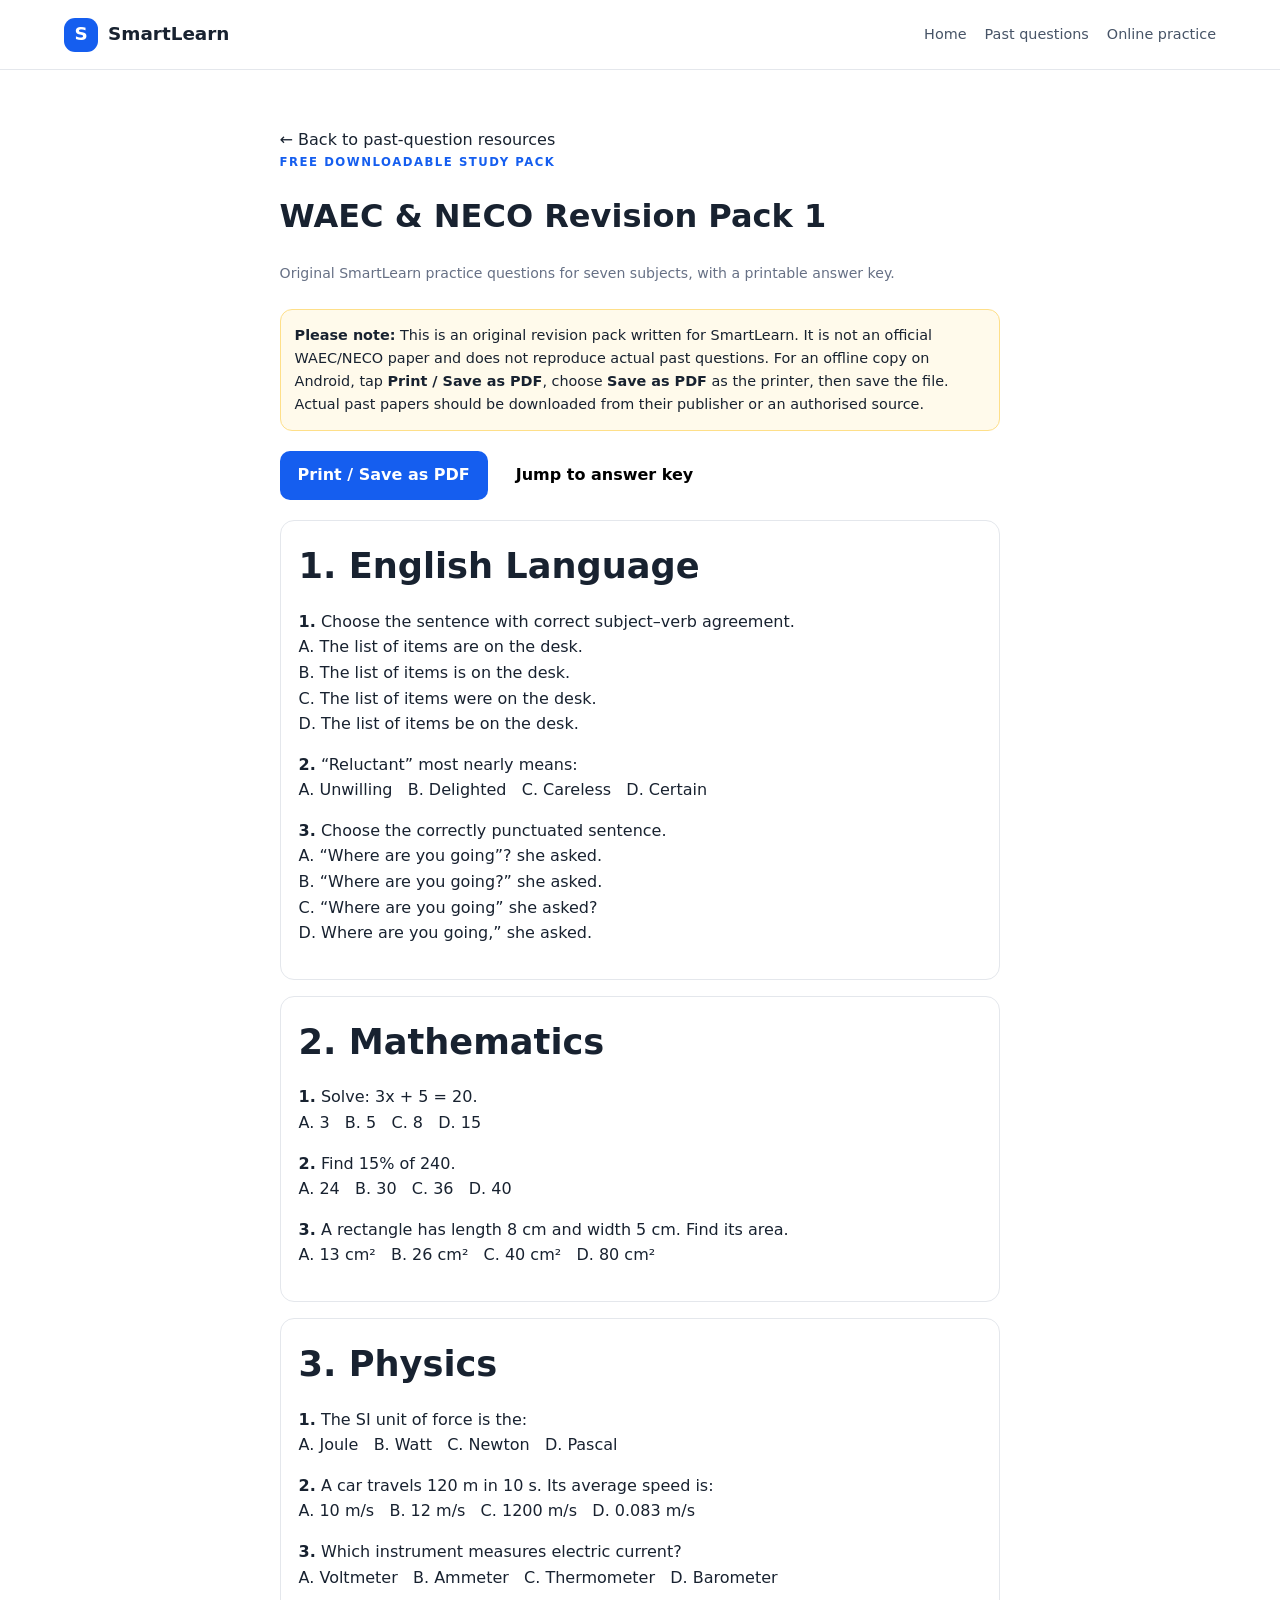
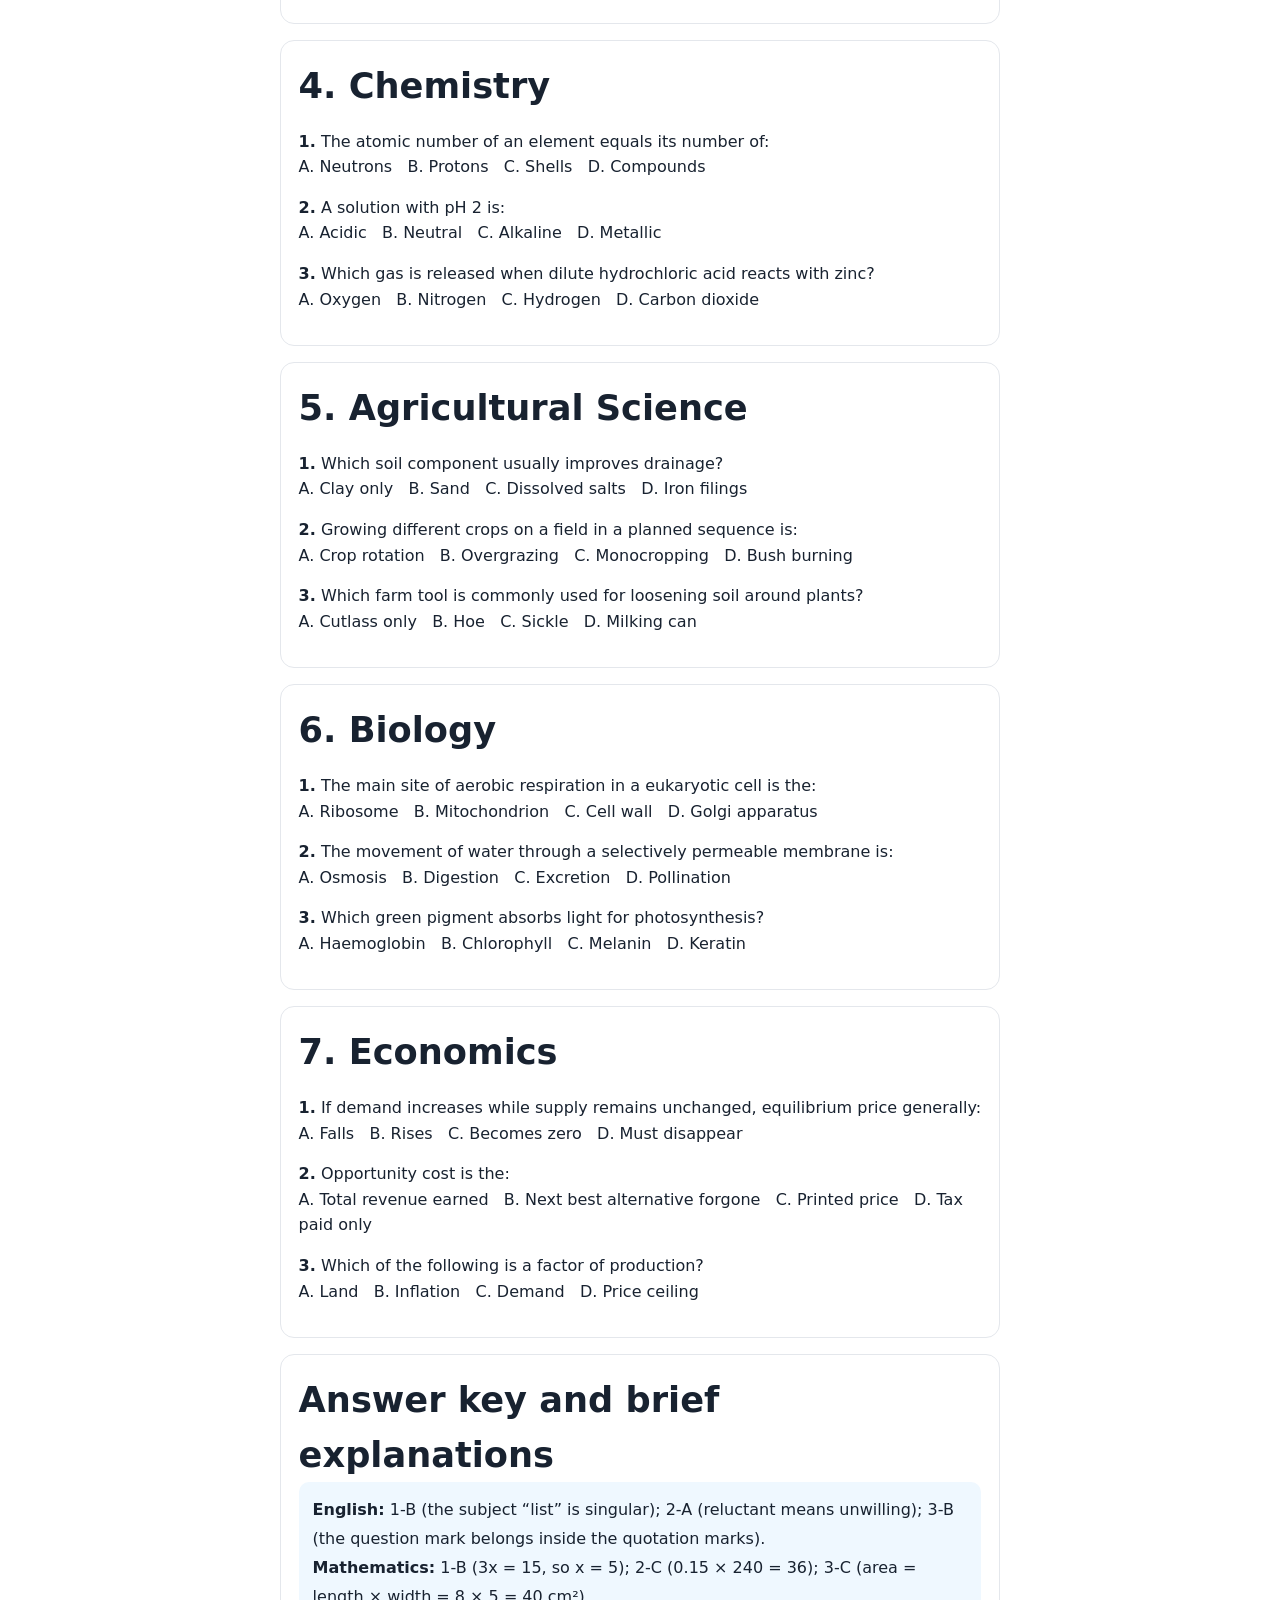
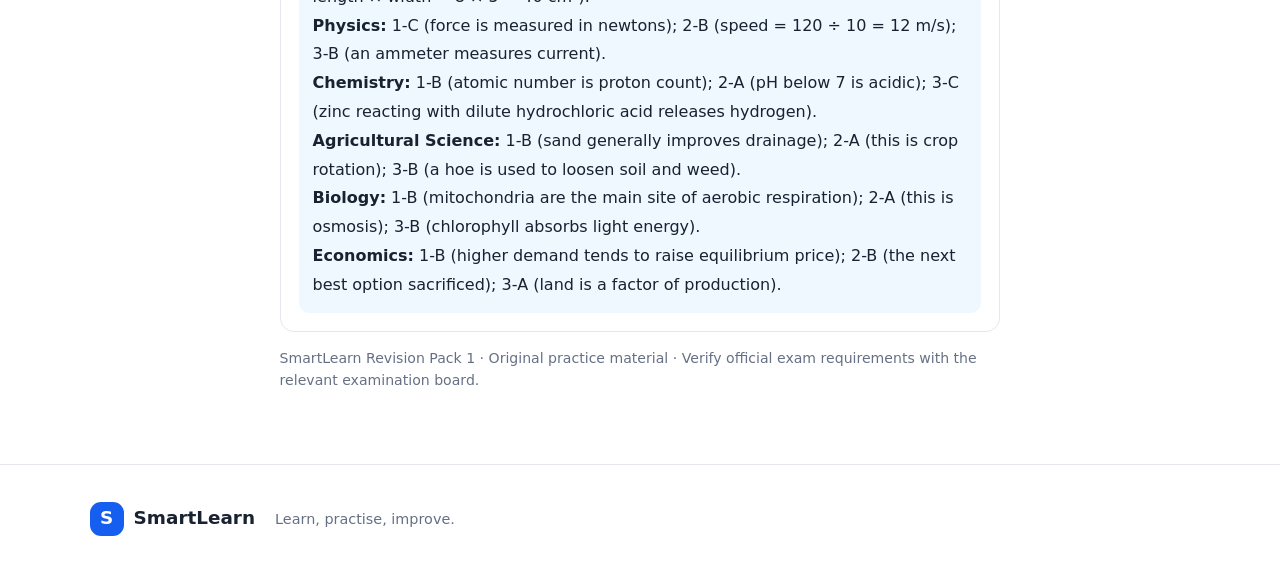
<file: revision-pack-1.html>
<!doctype html>
<html lang="en">
<head>
<meta charset="utf-8"><meta name="viewport" content="width=device-width,initial-scale=1">
<meta name="theme-color" content="#155eef"><meta name="description" content="Free original SmartLearn revision pack for WAEC and NECO students, with answer key and printable PDF option.">
<title>Free Revision Pack — SmartLearn</title><link rel="stylesheet" href="./styles.css">
<style>
.pack{max-width:900px;margin:auto}.notice{background:#fffaeb;border:1px solid #fedf89;border-radius:12px;padding:14px;line-height:1.6}.pack-section{background:#fff;border:1px solid #e4e7ec;border-radius:14px;padding:18px;margin:16px 0;break-inside:avoid}.pack-section h2{margin-top:0}.q{margin:15px 0;line-height:1.6}.answers{background:#eff8ff;border-radius:10px;padding:14px;line-height:1.8}.actions{display:flex;gap:10px;flex-wrap:wrap;margin:20px 0}.actions button{border:0;cursor:pointer}@media print{.topbar,footer,.actions,.back-link,.notice .noprint{display:none!important}body{background:#fff}.section{padding:0}.pack-section{box-shadow:none;border:1px solid #aaa;page-break-inside:avoid}a{color:#000;text-decoration:none}}
</style></head>
<body>
<header class="topbar"><a class="brand" href="./index.html"><span class="brand-mark">S</span> SmartLearn</a><nav><a href="./index.html">Home</a><a href="./past-questions.html">Past questions</a><a href="./practice-questions.html">Online practice</a></nav></header>
<main class="section pack"><a class="back-link" href="./past-questions.html">← Back to past-question resources</a>
<p class="eyebrow">FREE DOWNLOADABLE STUDY PACK</p><h1>WAEC &amp; NECO Revision Pack 1</h1>
<p class="muted">Original SmartLearn practice questions for seven subjects, with a printable answer key.</p>
<div class="notice"><strong>Please note:</strong> This is an original revision pack written for SmartLearn. It is not an official WAEC/NECO paper and does not reproduce actual past questions. For an offline copy on Android, tap <strong>Print / Save as PDF</strong>, choose <strong>Save as PDF</strong> as the printer, then save the file. <span class="noprint">Actual past papers should be downloaded from their publisher or an authorised source.</span></div>
<div class="actions"><button class="btn primary" onclick="window.print()">Print / Save as PDF</button><button class="btn secondary" onclick="document.getElementById('key').scrollIntoView({behavior:'smooth'})">Jump to answer key</button></div>
<section class="pack-section"><h2>1. English Language</h2>
<div class="q"><strong>1.</strong> Choose the sentence with correct subject–verb agreement.<br>A. The list of items are on the desk.<br>B. The list of items is on the desk.<br>C. The list of items were on the desk.<br>D. The list of items be on the desk.</div>
<div class="q"><strong>2.</strong> “Reluctant” most nearly means:<br>A. Unwilling &nbsp; B. Delighted &nbsp; C. Careless &nbsp; D. Certain</div>
<div class="q"><strong>3.</strong> Choose the correctly punctuated sentence.<br>A. “Where are you going”? she asked.<br>B. “Where are you going?” she asked.<br>C. “Where are you going” she asked?<br>D. Where are you going,” she asked.</div></section>
<section class="pack-section"><h2>2. Mathematics</h2>
<div class="q"><strong>1.</strong> Solve: 3x + 5 = 20.<br>A. 3 &nbsp; B. 5 &nbsp; C. 8 &nbsp; D. 15</div>
<div class="q"><strong>2.</strong> Find 15% of 240.<br>A. 24 &nbsp; B. 30 &nbsp; C. 36 &nbsp; D. 40</div>
<div class="q"><strong>3.</strong> A rectangle has length 8 cm and width 5 cm. Find its area.<br>A. 13 cm² &nbsp; B. 26 cm² &nbsp; C. 40 cm² &nbsp; D. 80 cm²</div></section>
<section class="pack-section"><h2>3. Physics</h2>
<div class="q"><strong>1.</strong> The SI unit of force is the:<br>A. Joule &nbsp; B. Watt &nbsp; C. Newton &nbsp; D. Pascal</div>
<div class="q"><strong>2.</strong> A car travels 120 m in 10 s. Its average speed is:<br>A. 10 m/s &nbsp; B. 12 m/s &nbsp; C. 1200 m/s &nbsp; D. 0.083 m/s</div>
<div class="q"><strong>3.</strong> Which instrument measures electric current?<br>A. Voltmeter &nbsp; B. Ammeter &nbsp; C. Thermometer &nbsp; D. Barometer</div></section>
<section class="pack-section"><h2>4. Chemistry</h2>
<div class="q"><strong>1.</strong> The atomic number of an element equals its number of:<br>A. Neutrons &nbsp; B. Protons &nbsp; C. Shells &nbsp; D. Compounds</div>
<div class="q"><strong>2.</strong> A solution with pH 2 is:<br>A. Acidic &nbsp; B. Neutral &nbsp; C. Alkaline &nbsp; D. Metallic</div>
<div class="q"><strong>3.</strong> Which gas is released when dilute hydrochloric acid reacts with zinc?<br>A. Oxygen &nbsp; B. Nitrogen &nbsp; C. Hydrogen &nbsp; D. Carbon dioxide</div></section>
<section class="pack-section"><h2>5. Agricultural Science</h2>
<div class="q"><strong>1.</strong> Which soil component usually improves drainage?<br>A. Clay only &nbsp; B. Sand &nbsp; C. Dissolved salts &nbsp; D. Iron filings</div>
<div class="q"><strong>2.</strong> Growing different crops on a field in a planned sequence is:<br>A. Crop rotation &nbsp; B. Overgrazing &nbsp; C. Monocropping &nbsp; D. Bush burning</div>
<div class="q"><strong>3.</strong> Which farm tool is commonly used for loosening soil around plants?<br>A. Cutlass only &nbsp; B. Hoe &nbsp; C. Sickle &nbsp; D. Milking can</div></section>
<section class="pack-section"><h2>6. Biology</h2>
<div class="q"><strong>1.</strong> The main site of aerobic respiration in a eukaryotic cell is the:<br>A. Ribosome &nbsp; B. Mitochondrion &nbsp; C. Cell wall &nbsp; D. Golgi apparatus</div>
<div class="q"><strong>2.</strong> The movement of water through a selectively permeable membrane is:<br>A. Osmosis &nbsp; B. Digestion &nbsp; C. Excretion &nbsp; D. Pollination</div>
<div class="q"><strong>3.</strong> Which green pigment absorbs light for photosynthesis?<br>A. Haemoglobin &nbsp; B. Chlorophyll &nbsp; C. Melanin &nbsp; D. Keratin</div></section>
<section class="pack-section"><h2>7. Economics</h2>
<div class="q"><strong>1.</strong> If demand increases while supply remains unchanged, equilibrium price generally:<br>A. Falls &nbsp; B. Rises &nbsp; C. Becomes zero &nbsp; D. Must disappear</div>
<div class="q"><strong>2.</strong> Opportunity cost is the:<br>A. Total revenue earned &nbsp; B. Next best alternative forgone &nbsp; C. Printed price &nbsp; D. Tax paid only</div>
<div class="q"><strong>3.</strong> Which of the following is a factor of production?<br>A. Land &nbsp; B. Inflation &nbsp; C. Demand &nbsp; D. Price ceiling</div></section>
<section class="pack-section" id="key"><h2>Answer key and brief explanations</h2><div class="answers">
<strong>English:</strong> 1-B (the subject “list” is singular); 2-A (reluctant means unwilling); 3-B (the question mark belongs inside the quotation marks).<br>
<strong>Mathematics:</strong> 1-B (3x = 15, so x = 5); 2-C (0.15 × 240 = 36); 3-C (area = length × width = 8 × 5 = 40 cm²).<br>
<strong>Physics:</strong> 1-C (force is measured in newtons); 2-B (speed = 120 ÷ 10 = 12 m/s); 3-B (an ammeter measures current).<br>
<strong>Chemistry:</strong> 1-B (atomic number is proton count); 2-A (pH below 7 is acidic); 3-C (zinc reacting with dilute hydrochloric acid releases hydrogen).<br>
<strong>Agricultural Science:</strong> 1-B (sand generally improves drainage); 2-A (this is crop rotation); 3-B (a hoe is used to loosen soil and weed).<br>
<strong>Biology:</strong> 1-B (mitochondria are the main site of aerobic respiration); 2-A (this is osmosis); 3-B (chlorophyll absorbs light energy).<br>
<strong>Economics:</strong> 1-B (higher demand tends to raise equilibrium price); 2-B (the next best option sacrificed); 3-A (land is a factor of production).
</div></section>
<p class="muted">SmartLearn Revision Pack 1 · Original practice material · Verify official exam requirements with the relevant examination board.</p>
</main><footer><a class="brand" href="./index.html"><span class="brand-mark">S</span> SmartLearn</a><p>Learn, practise, improve.</p></footer></body></html>
</file>
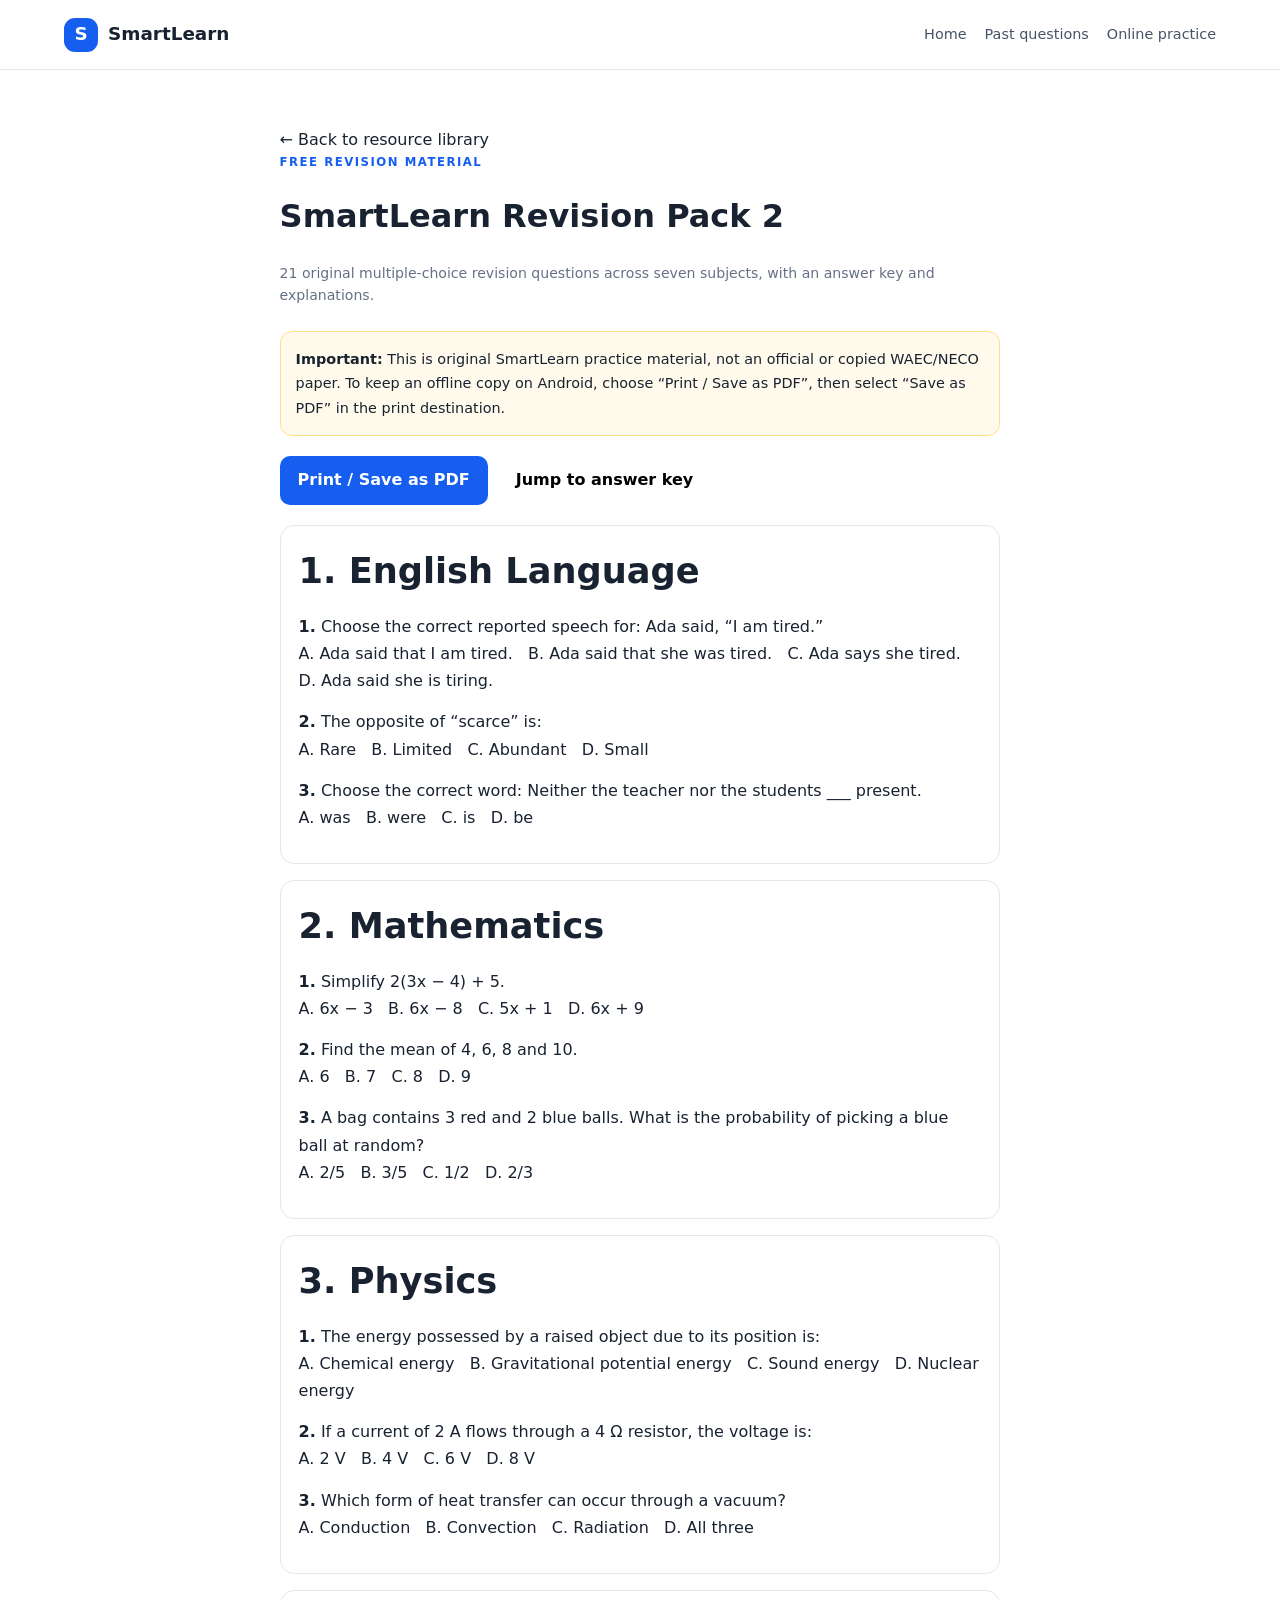
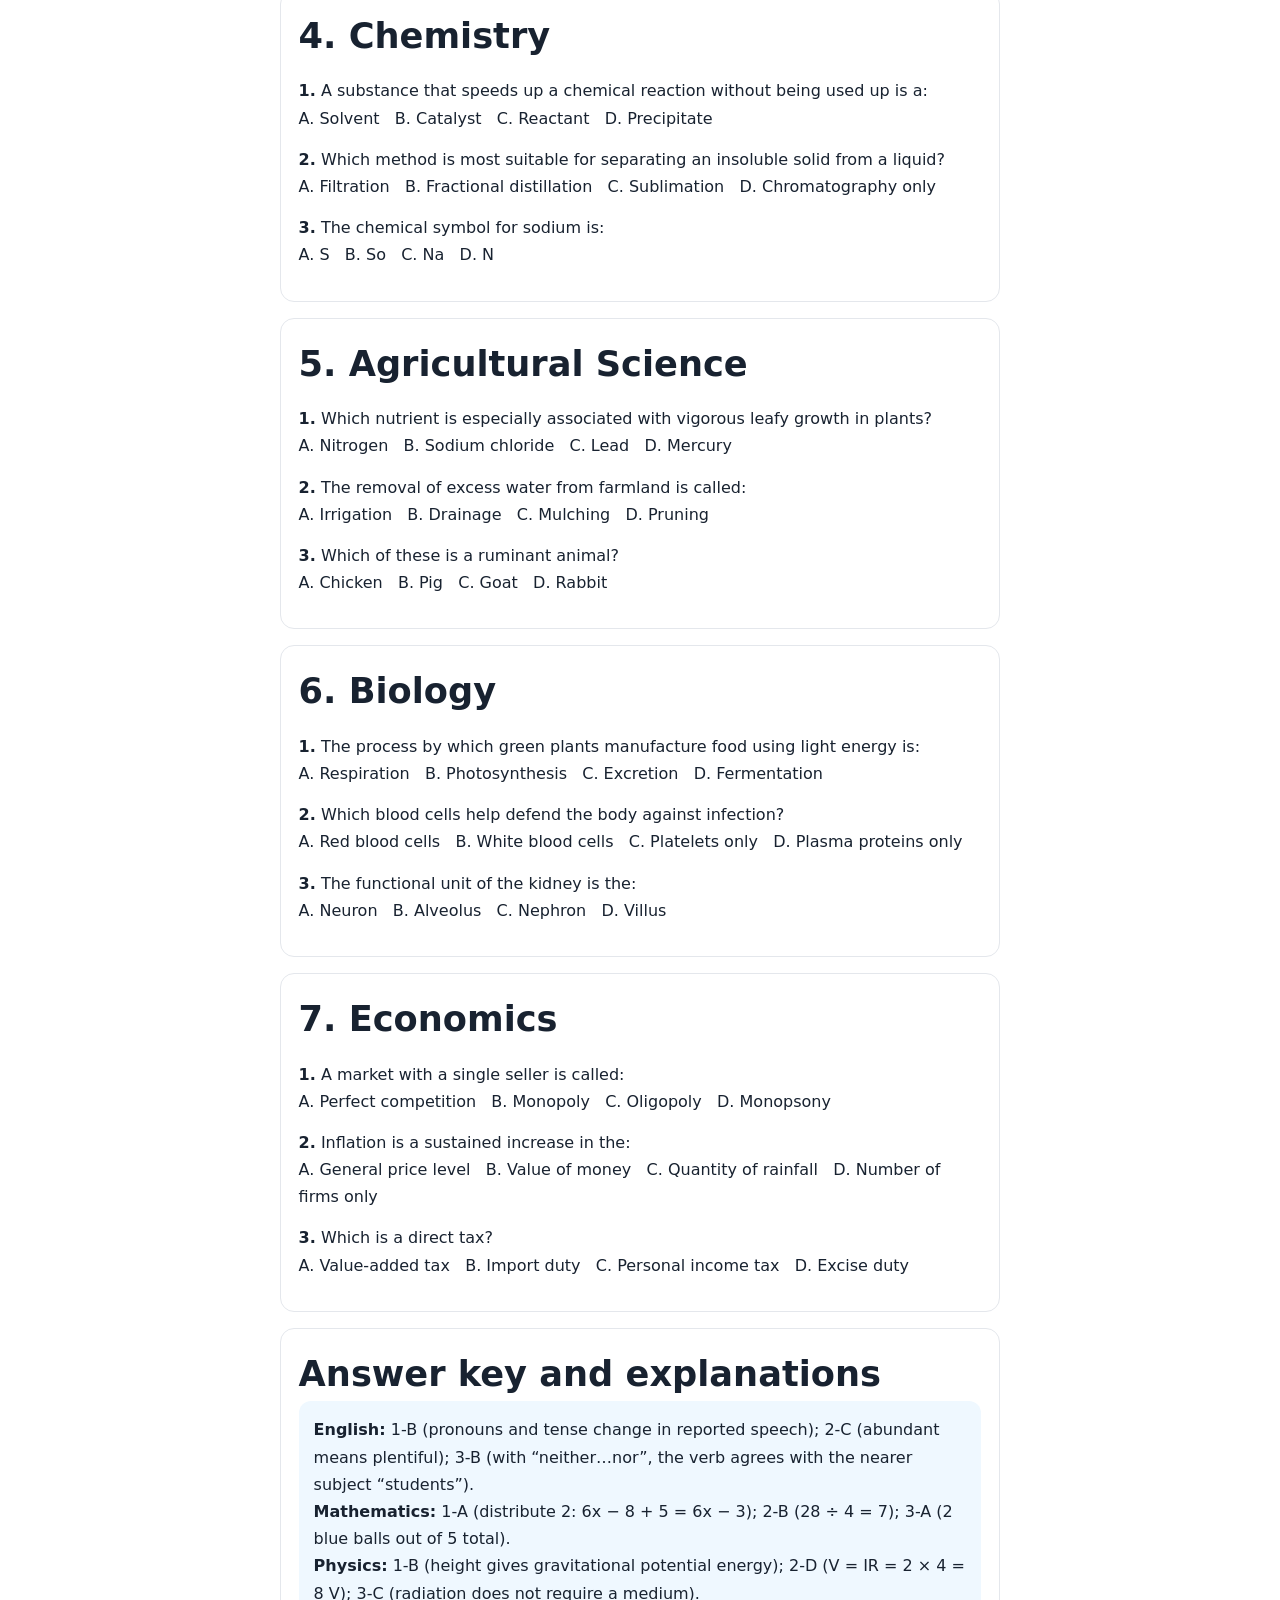
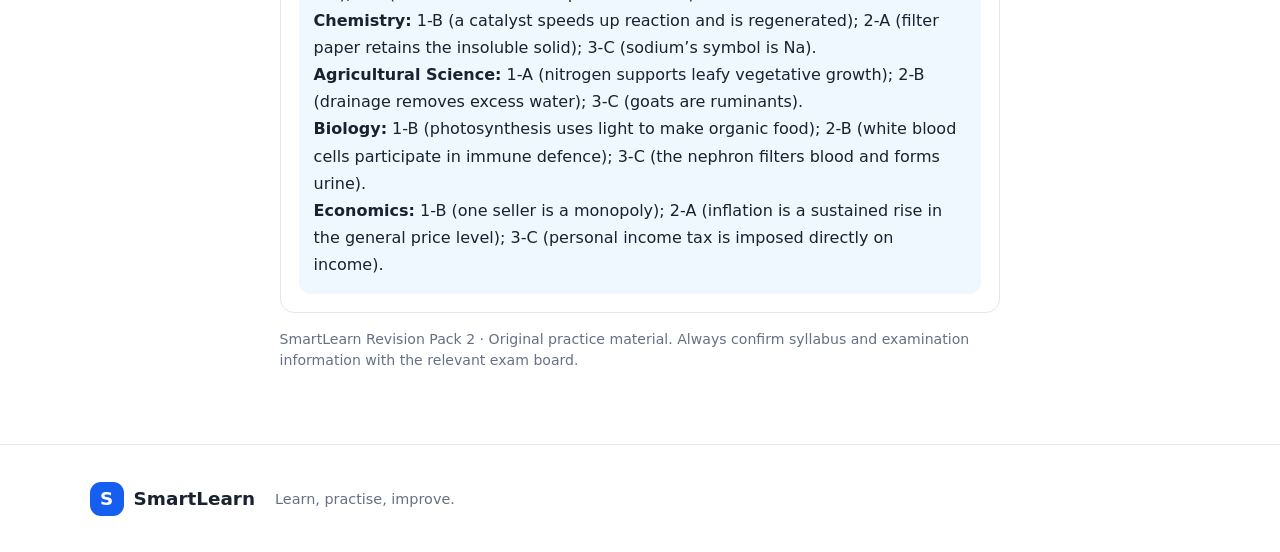
<file: revision-pack-2.html>
<!doctype html>
<html lang="en"><head><meta charset="utf-8"><meta name="viewport" content="width=device-width,initial-scale=1"><meta name="theme-color" content="#155eef"><meta name="description" content="SmartLearn Revision Pack 2: original WAEC and NECO-style revision questions and explanations for seven subjects."><title>SmartLearn Revision Pack 2</title><link rel="stylesheet" href="./styles.css">
<style>.pack{max-width:900px;margin:auto}.notice,.answers{border-radius:12px;padding:15px;line-height:1.7}.notice{background:#fffaeb;border:1px solid #fedf89}.answers{background:#eff8ff}.paper{background:#fff;border:1px solid #e4e7ec;border-radius:14px;padding:18px;margin:16px 0;break-inside:avoid}.paper h2{margin-top:0}.q{margin:14px 0;line-height:1.7}.actions{display:flex;gap:10px;flex-wrap:wrap;margin:20px 0}.actions button{border:0;cursor:pointer}@media print{.topbar,footer,.actions,.back-link,.notice .screen-only{display:none!important}body{background:#fff}.section{padding:0}.paper{box-shadow:none;border:1px solid #aaa;break-inside:avoid}}</style></head>
<body><header class="topbar"><a class="brand" href="./index.html"><span class="brand-mark">S</span> SmartLearn</a><nav><a href="./index.html">Home</a><a href="./past-questions.html">Past questions</a><a href="./practice-questions.html">Online practice</a></nav></header>
<main class="section pack"><a class="back-link" href="./past-questions.html">← Back to resource library</a><p class="eyebrow">FREE REVISION MATERIAL</p><h1>SmartLearn Revision Pack 2</h1><p class="muted">21 original multiple-choice revision questions across seven subjects, with an answer key and explanations.</p>
<div class="notice"><strong>Important:</strong> This is original SmartLearn practice material, not an official or copied WAEC/NECO paper. <span class="screen-only">To keep an offline copy on Android, choose “Print / Save as PDF”, then select “Save as PDF” in the print destination.</span></div><div class="actions"><button class="btn primary" onclick="window.print()">Print / Save as PDF</button><button class="btn secondary" onclick="document.getElementById('key').scrollIntoView({behavior:'smooth'})">Jump to answer key</button></div>
<section class="paper"><h2>1. English Language</h2>
<div class="q"><b>1.</b> Choose the correct reported speech for: Ada said, “I am tired.”<br>A. Ada said that I am tired. &nbsp; B. Ada said that she was tired. &nbsp; C. Ada says she tired. &nbsp; D. Ada said she is tiring.</div>
<div class="q"><b>2.</b> The opposite of “scarce” is:<br>A. Rare &nbsp; B. Limited &nbsp; C. Abundant &nbsp; D. Small</div>
<div class="q"><b>3.</b> Choose the correct word: Neither the teacher nor the students ___ present.<br>A. was &nbsp; B. were &nbsp; C. is &nbsp; D. be</div></section>
<section class="paper"><h2>2. Mathematics</h2>
<div class="q"><b>1.</b> Simplify 2(3x − 4) + 5.<br>A. 6x − 3 &nbsp; B. 6x − 8 &nbsp; C. 5x + 1 &nbsp; D. 6x + 9</div>
<div class="q"><b>2.</b> Find the mean of 4, 6, 8 and 10.<br>A. 6 &nbsp; B. 7 &nbsp; C. 8 &nbsp; D. 9</div>
<div class="q"><b>3.</b> A bag contains 3 red and 2 blue balls. What is the probability of picking a blue ball at random?<br>A. 2/5 &nbsp; B. 3/5 &nbsp; C. 1/2 &nbsp; D. 2/3</div></section>
<section class="paper"><h2>3. Physics</h2>
<div class="q"><b>1.</b> The energy possessed by a raised object due to its position is:<br>A. Chemical energy &nbsp; B. Gravitational potential energy &nbsp; C. Sound energy &nbsp; D. Nuclear energy</div>
<div class="q"><b>2.</b> If a current of 2 A flows through a 4 Ω resistor, the voltage is:<br>A. 2 V &nbsp; B. 4 V &nbsp; C. 6 V &nbsp; D. 8 V</div>
<div class="q"><b>3.</b> Which form of heat transfer can occur through a vacuum?<br>A. Conduction &nbsp; B. Convection &nbsp; C. Radiation &nbsp; D. All three</div></section>
<section class="paper"><h2>4. Chemistry</h2>
<div class="q"><b>1.</b> A substance that speeds up a chemical reaction without being used up is a:<br>A. Solvent &nbsp; B. Catalyst &nbsp; C. Reactant &nbsp; D. Precipitate</div>
<div class="q"><b>2.</b> Which method is most suitable for separating an insoluble solid from a liquid?<br>A. Filtration &nbsp; B. Fractional distillation &nbsp; C. Sublimation &nbsp; D. Chromatography only</div>
<div class="q"><b>3.</b> The chemical symbol for sodium is:<br>A. S &nbsp; B. So &nbsp; C. Na &nbsp; D. N</div></section>
<section class="paper"><h2>5. Agricultural Science</h2>
<div class="q"><b>1.</b> Which nutrient is especially associated with vigorous leafy growth in plants?<br>A. Nitrogen &nbsp; B. Sodium chloride &nbsp; C. Lead &nbsp; D. Mercury</div>
<div class="q"><b>2.</b> The removal of excess water from farmland is called:<br>A. Irrigation &nbsp; B. Drainage &nbsp; C. Mulching &nbsp; D. Pruning</div>
<div class="q"><b>3.</b> Which of these is a ruminant animal?<br>A. Chicken &nbsp; B. Pig &nbsp; C. Goat &nbsp; D. Rabbit</div></section>
<section class="paper"><h2>6. Biology</h2>
<div class="q"><b>1.</b> The process by which green plants manufacture food using light energy is:<br>A. Respiration &nbsp; B. Photosynthesis &nbsp; C. Excretion &nbsp; D. Fermentation</div>
<div class="q"><b>2.</b> Which blood cells help defend the body against infection?<br>A. Red blood cells &nbsp; B. White blood cells &nbsp; C. Platelets only &nbsp; D. Plasma proteins only</div>
<div class="q"><b>3.</b> The functional unit of the kidney is the:<br>A. Neuron &nbsp; B. Alveolus &nbsp; C. Nephron &nbsp; D. Villus</div></section>
<section class="paper"><h2>7. Economics</h2>
<div class="q"><b>1.</b> A market with a single seller is called:<br>A. Perfect competition &nbsp; B. Monopoly &nbsp; C. Oligopoly &nbsp; D. Monopsony</div>
<div class="q"><b>2.</b> Inflation is a sustained increase in the:<br>A. General price level &nbsp; B. Value of money &nbsp; C. Quantity of rainfall &nbsp; D. Number of firms only</div>
<div class="q"><b>3.</b> Which is a direct tax?<br>A. Value-added tax &nbsp; B. Import duty &nbsp; C. Personal income tax &nbsp; D. Excise duty</div></section>
<section class="paper" id="key"><h2>Answer key and explanations</h2><div class="answers">
<strong>English:</strong> 1-B (pronouns and tense change in reported speech); 2-C (abundant means plentiful); 3-B (with “neither…nor”, the verb agrees with the nearer subject “students”).<br>
<strong>Mathematics:</strong> 1-A (distribute 2: 6x − 8 + 5 = 6x − 3); 2-B (28 ÷ 4 = 7); 3-A (2 blue balls out of 5 total).<br>
<strong>Physics:</strong> 1-B (height gives gravitational potential energy); 2-D (V = IR = 2 × 4 = 8 V); 3-C (radiation does not require a medium).<br>
<strong>Chemistry:</strong> 1-B (a catalyst speeds up reaction and is regenerated); 2-A (filter paper retains the insoluble solid); 3-C (sodium’s symbol is Na).<br>
<strong>Agricultural Science:</strong> 1-A (nitrogen supports leafy vegetative growth); 2-B (drainage removes excess water); 3-C (goats are ruminants).<br>
<strong>Biology:</strong> 1-B (photosynthesis uses light to make organic food); 2-B (white blood cells participate in immune defence); 3-C (the nephron filters blood and forms urine).<br>
<strong>Economics:</strong> 1-B (one seller is a monopoly); 2-A (inflation is a sustained rise in the general price level); 3-C (personal income tax is imposed directly on income).
</div></section><p class="muted">SmartLearn Revision Pack 2 · Original practice material. Always confirm syllabus and examination information with the relevant exam board.</p></main><footer><a class="brand" href="./index.html"><span class="brand-mark">S</span> SmartLearn</a><p>Learn, practise, improve.</p></footer></body></html>
</file>
<file: styles.css>
:root{--blue:#155eef;--dark:#0b3ea8;--ink:#182230;--muted:#667085;--line:#e4e7ec;--pale:#f2f7ff;--green:#087443;--shadow:0 14px 38px rgba(16,24,40,.08)}*{box-sizing:border-box}html{scroll-behavior:smooth}body{margin:0;font-family:system-ui,-apple-system,"Segoe UI",sans-serif;color:var(--ink);line-height:1.55}a{color:inherit;text-decoration:none}input,textarea,select,button{font:inherit}.topbar{min-height:70px;display:flex;align-items:center;justify-content:space-between;gap:24px;padding:12px max(5vw,20px);border-bottom:1px solid var(--line);background:white}.brand{display:inline-flex;align-items:center;gap:10px;font-weight:800;font-size:1.15rem}.brand-mark{display:grid;place-items:center;width:34px;height:34px;border-radius:11px;background:var(--blue);color:white}.topbar nav{display:flex;gap:18px;color:#475467;font-size:.9rem}.menu-btn{display:none;border:1px solid var(--line);background:white;border-radius:9px;padding:8px 12px;font-size:1.2rem}.hero{padding:60px max(7vw,22px);display:grid;grid-template-columns:1.2fr .8fr;gap:40px;align-items:center;background:linear-gradient(115deg,#f3f7ff,#fff);min-height:400px}.eyebrow{font-size:.73rem;font-weight:800;letter-spacing:.13em;color:var(--blue);margin:0 0 10px}.hero h1{font-size:clamp(2.4rem,5vw,4.2rem);letter-spacing:-.05em;line-height:1.06;margin:0 0 20px}.hero h1 span{color:var(--blue)}.hero-text{font-size:1.08rem;color:#475467;max-width:590px}.hero-actions{display:flex;gap:12px;flex-wrap:wrap;margin:25px 0 16px}.btn{display:inline-flex;justify-content:center;align-items:center;border:0;border-radius:10px;padding:12px 18px;font-weight:750;cursor:pointer;min-height:44px}.primary{background:var(--blue);color:white}.primary:hover{background:var(--dark)}.secondary{border:1px solid #cdd5df;background:white}.tiny-note,.muted{font-size:.88rem;color:var(--muted)}.small{font-size:.8rem}.hero-card,.quiz-intro,.quiz-area,.panel{background:white;border:1px solid var(--line);border-radius:18px;padding:24px;box-shadow:var(--shadow)}.progress-ring{width:160px;height:160px;border-radius:50%;border:13px solid #e7efff;border-top-color:var(--blue);border-right-color:var(--blue);display:grid;place-items:center;margin:25px auto}.progress-ring div{display:flex;flex-direction:column;align-items:center}.progress-ring strong{font-size:2.3rem}.progress-ring span,.mini-stats span{font-size:.8rem;color:var(--muted)}.mini-stats{display:grid;grid-template-columns:1fr 1fr;gap:12px}.mini-stats div{background:#f8fafc;border-radius:12px;padding:12px;display:flex;flex-direction:column}.notice{margin:24px auto 0;max-width:1120px;padding:14px 18px;border:1px solid #bfd4ff;background:#f5f8ff;border-radius:12px;font-size:.9rem}.warning{background:#fffaeb;border-color:#fedf89}.section{padding:58px max(7vw,22px);max-width:1440px;margin:auto}.section-heading{display:flex;justify-content:space-between;align-items:end;gap:20px;margin-bottom:24px}.section h2{font-size:clamp(1.7rem,3vw,2.2rem);margin:0}.search-wrap{display:flex;align-items:center;gap:8px;border:1px solid #d0d5dd;border-radius:10px;padding:0 12px;min-width:min(280px,100%);height:44px}.search-wrap input{border:0;outline:0;width:100%;min-width:0}.filters{display:flex;gap:9px;flex-wrap:wrap;margin-bottom:22px}.filter{border:1px solid var(--line);background:white;border-radius:100px;padding:8px 16px;cursor:pointer}.filter.active{background:#eaf1ff;border-color:#a8c4ff;color:var(--blue);font-weight:750}.lesson-grid{display:grid;grid-template-columns:repeat(3,minmax(0,1fr));gap:18px}.lesson-card{border:1px solid var(--line);border-radius:16px;padding:20px;display:flex;flex-direction:column;min-height:245px}.lesson-top,.lesson-meta{display:flex;justify-content:space-between;align-items:center;gap:10px}.subject-icon{font-size:1.4rem}.tag{font-size:.72rem;font-weight:750;background:#f2f4f7;border-radius:100px;padding:5px 9px}.lesson-card h3{margin:15px 0 7px}.lesson-card p{color:var(--muted);font-size:.9rem}.lesson-meta{margin-top:auto}.text-btn,.save-btn{border:0;background:transparent;color:var(--blue);font-weight:750;cursor:pointer;padding:6px 0}.save-btn{font-size:.82rem}.save-btn.saved{color:var(--green)}.practice-section{background:#f8faff;max-width:none}.practice-section>.section-heading,.quiz-layout,.history-panel{max-width:1120px;margin-left:auto;margin-right:auto}.quiz-layout{display:grid;grid-template-columns:290px 1fr;gap:20px}.quiz-icon{font-size:1.5rem;color:var(--blue)}.quiz-intro label{display:block;font-size:.85rem;font-weight:700;margin:22px 0 7px}.quiz-intro select,.form-grid input,.form-grid select,.form-grid textarea{width:100%;padding:11px;border:1px solid #d0d5dd;border-radius:9px;margin:5px 0 12px;font:inherit;background:white;color:var(--ink)}.full{width:100%}.quiz-placeholder{text-align:center;padding:35px 10px}.question{border-bottom:1px solid var(--line);padding-bottom:18px;margin-bottom:18px}.option{display:flex;gap:10px;padding:10px;border:1px solid var(--line);border-radius:9px;margin:8px 0;cursor:pointer}.option:has(input:checked){background:#f2f7ff;border-color:#9dbbff}.result-box{background:#f0fdf4;border:1px solid #abefc6;border-radius:12px;padding:15px;margin-bottom:18px}.explanation{color:#475467;font-size:.9rem}.saved-list{display:grid;grid-template-columns:repeat(2,minmax(0,1fr));gap:12px}.saved-item,.managed-item,.history-row{display:flex;justify-content:space-between;align-items:center;gap:12px;border:1px solid var(--line);border-radius:12px;padding:15px}.saved-item p,.managed-item p{color:var(--muted);font-size:.85rem;margin:4px 0}.form-grid{display:grid;grid-template-columns:repeat(2,minmax(0,1fr));gap:8px 16px}.form-grid label{display:block;font-weight:650;font-size:.9rem;min-width:0}.form-grid .wide{grid-column:1/-1}.form-grid textarea{resize:vertical}.managed-list{display:grid;gap:10px;margin-top:18px}.history-panel{margin-top:22px}.history-panel h3{margin-top:0}.history-list{display:grid;gap:8px}.history-row small{display:block;color:var(--muted);font-size:.78rem}.steps{display:grid;grid-template-columns:repeat(3,1fr);gap:18px;margin-top:25px}.steps article{border:1px solid var(--line);border-radius:16px;padding:22px}.steps article span{color:var(--blue);font-weight:850}.steps p,footer p{color:var(--muted);font-size:.9rem}footer{border-top:1px solid var(--line);padding:28px max(7vw,22px);display:flex;align-items:center;gap:20px;flex-wrap:wrap}footer small{margin-left:auto;color:var(--muted)}.toast{position:fixed;left:50%;bottom:22px;transform:translateX(-50%);background:#101828;color:white;padding:12px 18px;border-radius:10px;display:none;max-width:90%;z-index:10}.toast.show{display:block}@media(max-width:900px){.topbar nav{gap:10px;font-size:.82rem}.hero{grid-template-columns:1fr;padding-top:42px;padding-bottom:42px}.lesson-grid{grid-template-columns:repeat(2,minmax(0,1fr))}.quiz-layout{grid-template-columns:1fr}.section-heading{align-items:flex-start;flex-direction:column}.search-wrap{width:100%}.saved-list{grid-template-columns:1fr}.menu-btn{display:block}.topbar{position:relative}.topbar nav{display:none;position:absolute;top:65px;left:0;right:0;padding:16px 22px;background:white;border-bottom:1px solid var(--line);flex-direction:column;z-index:5}.topbar nav.open{display:flex}footer small{margin-left:0;width:100%}}@media(max-width:520px){.lesson-grid,.steps,.form-grid{grid-template-columns:1fr}.form-grid .wide{grid-column:auto}.hero h1{font-size:2.6rem}.hero-actions .btn{width:100%}.section{padding-top:42px;padding-bottom:42px}.saved-item,.managed-item{align-items:flex-start}}
/* Homepage student image */
.hero{grid-template-columns:minmax(0,1.1fr) minmax(240px,.75fr) minmax(220px,.65fr)}
.hero-copy{min-width:0}
.hero-visual{min-width:0;display:flex;align-items:center;justify-content:center}
.hero-visual img{display:block;width:100%;max-width:360px;max-height:420px;object-fit:cover;aspect-ratio:4/5;border-radius:24px;box-shadow:0 18px 42px rgba(16,24,40,.16);border:5px solid white}
@media(max-width:1000px){.hero{grid-template-columns:minmax(0,1fr) minmax(220px,.8fr)}.hero-card{grid-column:1/-1}.hero-visual img{max-width:320px;max-height:360px}}
@media(max-width:640px){.hero{grid-template-columns:1fr;gap:26px;padding-top:38px;padding-bottom:38px}.hero-visual{grid-row:2}.hero-visual img{width:min(100%,330px);max-height:380px}.hero-card{grid-column:auto}}

/* Homepage student image: responsive, full-width on mobile, never crop the artwork */
.hero-visual{width:100%;min-width:0;display:flex;align-items:center;justify-content:center;overflow:hidden}
.hero-visual img{display:block;width:100%;height:auto;max-width:360px;max-height:none;aspect-ratio:auto;object-fit:contain;object-position:center;border-radius:18px;border:0;box-shadow:0 12px 30px rgba(16,24,40,.12)}
@media(max-width:1000px){.hero-visual img{width:100%;max-width:320px;max-height:none}}
@media(max-width:640px){.hero-visual{width:100%;grid-row:2}.hero-visual img{width:100%;max-width:100%;max-height:none;height:auto;margin-inline:auto;object-fit:contain;border-radius:14px}}
</file>
